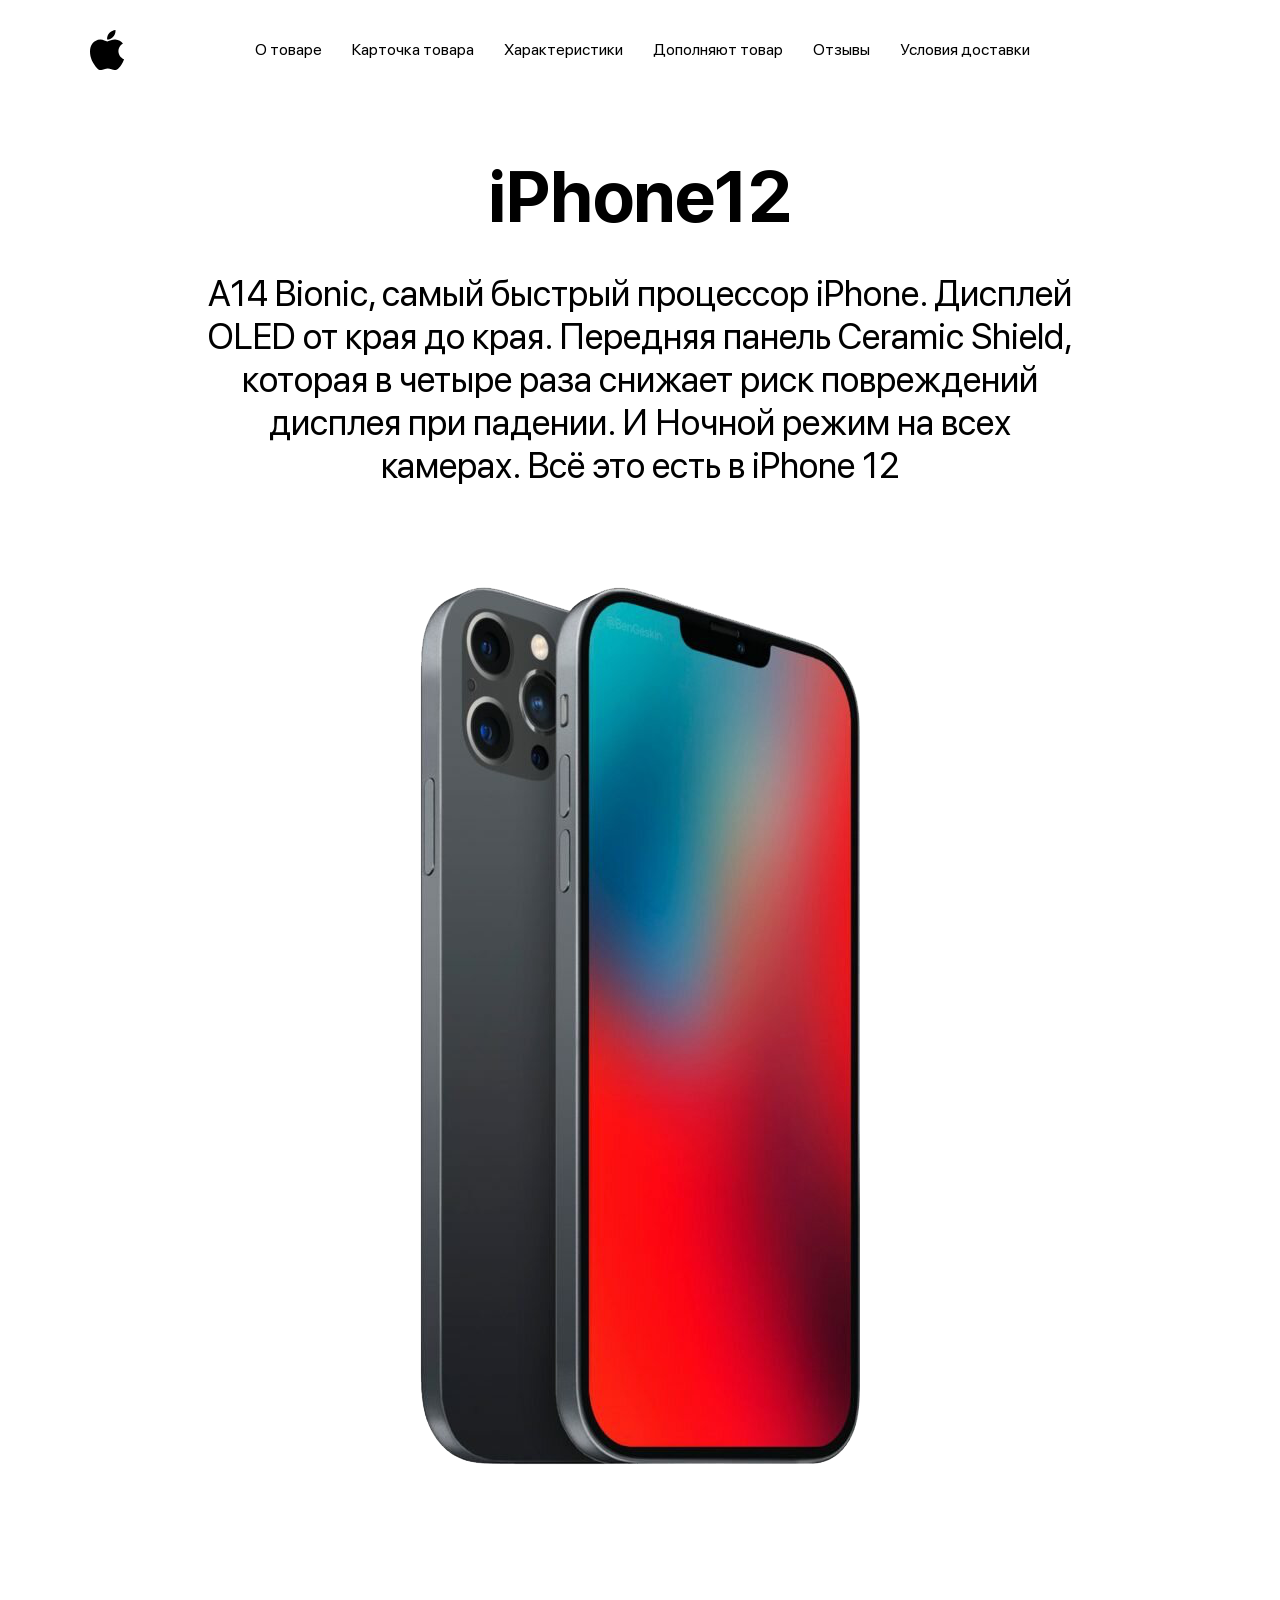
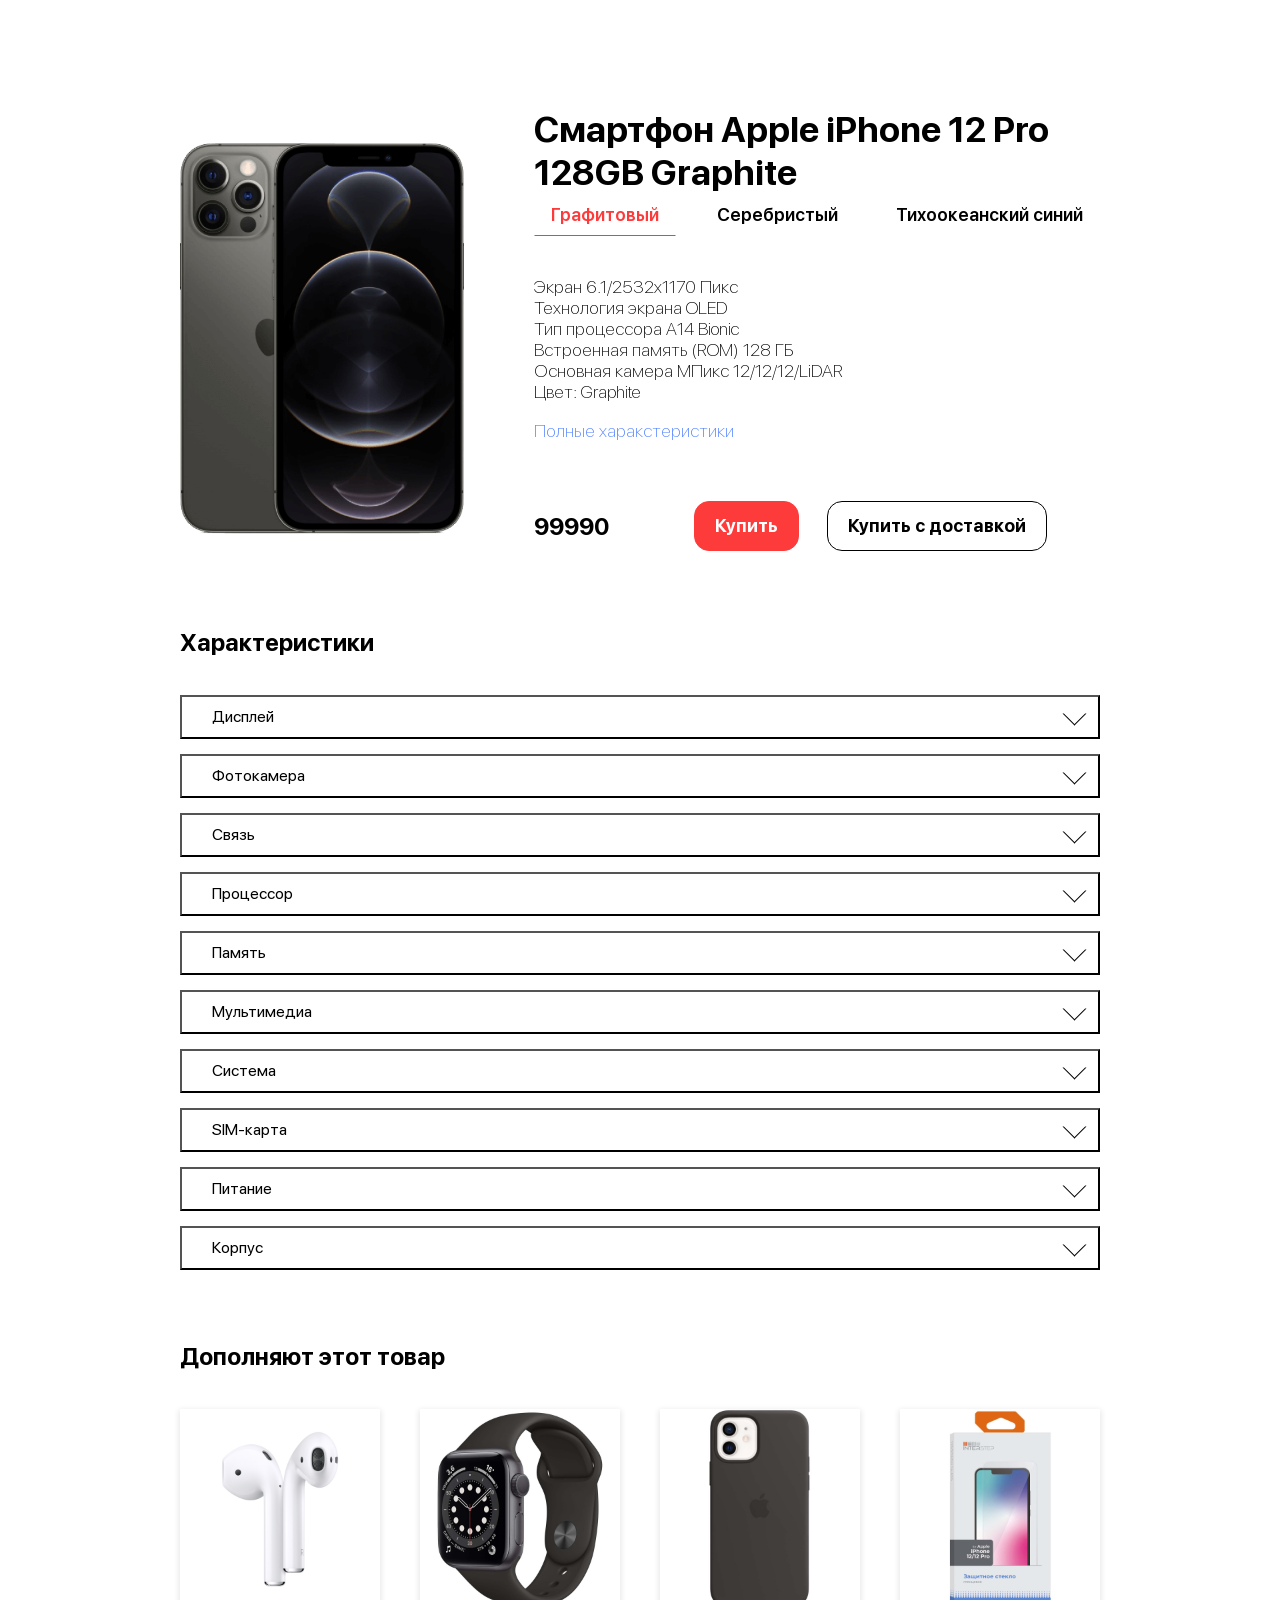
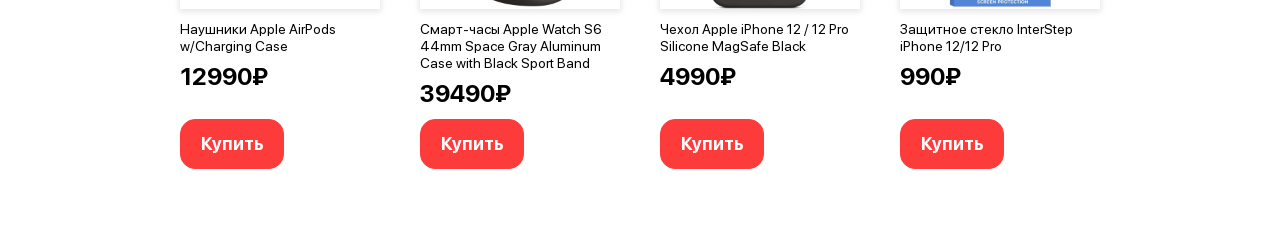
<file: index.html>
<!doctype html>
<html lang="en">
<head>
	<meta charset="UTF-8">
	<meta name="viewport" content="width=device-width, user-scalable=no, initial-scale=1.0, maximum-scale=1.0, minimum-scale=1.0">
	<meta http-equiv="X-UA-Compatible" content="ie=edge">
	<title>iPhone</title>

	<link rel="stylesheet" href="css/style.css">


</head>
<body>
	<header class="header">
		<div class="container header__wrap">
			<nav class="header__menu header-menu">
				<img class="header-menu__logo" src="img/apple_logo_black.svg" alt="">
				<ul class="header-menu__list">
					<li class="header-menu__item"><a href="#present">О товаре</a></li>
					<li class="header-menu__item"><a href="#card">Карточка товара</a></li>
					<li class="header-menu__item"><a href="#characteristics">Характеристики</a></li>
					<li class="header-menu__item"><a href="#cross-sell">Дополняют товар</a></li>
					<li class="header-menu__item"><a href="#">Отзывы</a></li>
					<li class="header-menu__item"><a href="#">Условия доставки</a></li>
				</ul>
				<div class="header-menu__burger"></div>
			</nav>
		</div>
	</header>

	<main>
		<section class="present" id="present">
			<div class="container">
				<h1 class="present__title">iPhone12</h1>
				<p class="present__description">A14 Bionic, самый быстрый процессор iPhone. Дисплей OLED от края до края. Передняя панель Ceramic Shield, которая в четыре раза снижает риск повреждений дисплея при падении. И Ночной режим на всех камерах. Всё это есть в iPhone 12</p>
				<figure class="present__img">
					<img src="img/iPhone-main.png" alt="iPhone12">
				</figure>
			</div>
		</section>
		<section class="card" id="card">
			<div class="container card__wrap">
				<figure class="card__image active">
					<img class="card__image_item" src="img/iPhone-graphite.png" alt="iPhone12">
				</figure>
				<div class="card-details">
					<h2 class="card-details__title active">Смартфон Apple iPhone 12 Pro 128GB Graphite</h2>
					
					<ul class="card-detail__buttons">
						<li class="card-details__wrap-btn">
							<button class="card-detail__change active" type="button" data-action="graph">Графитовый</button>
						</li>
						<li class="card-details__wrap-btn">
							<button class="card-detail__change" type="button" data-action="silver">Серебристый</button>
						</li>
						<li class="card-details__wrap-btn">
							<button class="card-detail__change" type="button" data-action="blue">Тихоокеанский синий</button>
						</li>
					</ul>
					<div class="card-details__description">
						<ul class="card-details__description-list description">
							<li class="card-details__description-item description__screen">Экран 6.1/2532x1170 Пикс</li>
							<li class="card-details__description-item description__tech-screen">Технология экрана OLED</li>
							<li class="card-details__description-item description__processor">Тип процессора A14 Bionic</li>
							<li class="card-details__description-item description__memory">Встроенная память (ROM) 128 ГБ</li>
							<li class="card-details__description-item description__camera">Основная камера МПикс 12/12/12/LiDAR</li>
							<li class="card-details__description-item description__color">Цвет: Graphite</li>
						</ul>
						<a class="card-details__link-characteristics" href="#characteristics">Полные харакстеристики</a>
						<div class="card-details__footer">
							<p class="card-details__price active">
								99990
							</p>
							<button class="button button_buy card-details__button_buy">Купить</button>
							<button class="button card-details__button_delivery">Купить с доставкой</button>
						</div>
					</div>
				</div>
			</div>
		</section>
		<section class="characteristics" id="characteristics">
			<div class="container">
				<h2 class="characteristics__main-title main-title">Характеристики</h2>
				<ul class="characteristics__list">
					<li class="characteristics__item">
						<button class="characteristics__title" type="button">Дисплей</button>
						<div class="characteristics__description">
							<ul class="characteristics__list-description">
								<li class="characteristics__item-description">
									<p>Тип дисплея</p>
									<p>Super Retina XDR (OLED)</p>
								</li>
								<li class="characteristics__item-description">
									<p>Диагональ (дюйм)</p>
									<p>6.1</p>
								</li>
								<li class="characteristics__item-description">
									<p>Разрешение (пикс)</p>
									<p>2532x1170</p>
								</li>
								<li class="characteristics__item-description">
									<p>Плотность пикселей (PPI)</p>
									<p>460</p>
								</li>
								<li class="characteristics__item-description">
									<p>Количество цветов дисплея</p>
									<p>16 млн.</p>
								</li>
								<li class="characteristics__item-description">
									<p>Сенсорный дисплей </p>
									<p>да</p>
								</li>
								<li class="characteristics__item-description">
									<p>Тип сенсорного дисплея</p>
									<p>емкостный</p>
								</li>
								<li class="characteristics__item-description">
									<p>Поддержка Multitouch</p>
									<p>да</p>
								</li>
								<li class="characteristics__item-description">
									<p>Защита экрана</p>
									<p>Ceramic Shield</p>
								</li>
								<li class="characteristics__item-description">
									<p>Особенности дисплея</p>
									<p>дисплей с расширенным цветовым охватом (P3), дисплей True Tone</p>
								</li>
								<li class="characteristics__item-description">
									<p>Олеофобное покрытие</p>
									<p>да</p>
								</li>
							</ul>
						</div>
					</li>
					<li class="characteristics__item">
						<button class="characteristics__title" type="button">Фотокамера</button>
						<div class="characteristics__description">
							<ul class="characteristics__list-description">
								<li class="characteristics__item-description">
									<p>Фотокамера (Мп)</p>
									<p>12 + 12 + 12 + сканер LiDAR</p>
								</li>
								<li class="characteristics__item-description">
									<p>Оптический зум</p>
									<p>x4</p>
								</li>
								<li class="characteristics__item-description">
									<p>Стабилизация изображения</p>
									<p>оптическая</p>
								</li>
								<li class="characteristics__item-description">
									<p>Автофокус</p>
									<p>гибридный</p>
								</li>
								<li class="characteristics__item-description">
									<p>Вспышка</p>
									<p>True Tone</p>
								</li>
								<li class="characteristics__item-description">
									<p>Видеозапись</p>
									<p>да</p>
								</li>
								<li class="characteristics__item-description">
									<p>Разрешение видеосъемки (пикс)</p>
									<p>3840 x 2160</p>
								</li>
								<li class="characteristics__item-description">
									<p>Частота кадров видеосъемки</p>
									<p>60</p>
								</li>
								<li class="characteristics__item-description">
									<p>Стабилизация видео</p>
									<p>Да</p>
								</li>
								<li class="characteristics__item-description">
									<p>Фронтальная камера (Мп)</p>
									<p>12</p>
								</li>
							</ul>
						</div>
					</li>
					<li class="characteristics__item">
						<button class="characteristics__title" type="button">Связь</button>
						<div class="characteristics__description">
							<ul class="characteristics__list-description">
								<li class="characteristics__item-description">
									<p>Диапазоны GSM</p>
									<p>850, 900, 1800, 1900</p>
								</li>
								<li class="characteristics__item-description">
									<p>Диапазоны UMTS</p>
									<p>850, 1700, 1900, 2100, 900</p>
								</li>
								<li class="characteristics__item-description">
									<p>Интернет</p>
									<p>GPRS, EDGE, 3G, 4G, 5G</p>
								</li>
								<li class="characteristics__item-description">
									<p>Bluetooth</p>
									<p>5.0</p>
								</li>
								<li class="characteristics__item-description">
									<p>Wi-Fi (802.11)</p>
									<p>b, g, n, ac, 2.4 ГГц, 5 ГГц</p>
								</li>
								<li class="characteristics__item-description">
									<p>NFC</p>
									<p>да</p>
								</li>
								<li class="characteristics__item-description">
									<p>Разъем для синхронизации</p>
									<p>Apple Lightning</p>
								</li>
								<li class="characteristics__item-description">
									<p>Apple Pay</p>
									<p>да</p>
								</li>
							</ul>
						</div>
					</li>
					<li class="characteristics__item">
						<button class="characteristics__title" type="button">Процессор</button>
						<div class="characteristics__description">
							<ul class="characteristics__list-description">
								<li class="characteristics__item-description">
									<p>Процессор</p>
									<p>Apple A14 Bionic</p>
								</li>
								<li class="characteristics__item-description">
									<p>64-битная архитектура</p>
									<p>да</p>
								</li>
							</ul>
						</div>
					</li>
					<li class="characteristics__item">
						<button class="characteristics__title" type="button">Память</button>
						<div class="characteristics__description">
							<ul class="characteristics__list-description">
								<li class="characteristics__item-description">
									<p>Встроенная память (Гб)</p>
									<p>128</p>
								</li>
								<li class="characteristics__item-description">
									<p>Поддержка карт памяти</p>
									<p>нет</p>
								</li>
							</ul>
						</div>
					</li>
					<li class="characteristics__item">
						<button class="characteristics__title" type="button">Мультимедиа</button>
						<div class="characteristics__description">
							<ul class="characteristics__list-description">
								<li class="characteristics__item-description">
									<p>Аудиоплеер</p>
									<p>да</p>
								</li>
								<li class="characteristics__item-description">
									<p>Видеоплеер</p>
									<p>да</p>
								</li>
								<li class="characteristics__item-description">
									<p>Аудиоразъем</p>
									<p>Apple Lightning</p>
								</li>
								<li class="characteristics__item-description">
									<p>Стереодинамики</p>
									<p>Да</p>
								</li>
							</ul>
						</div>
					</li>
					<li class="characteristics__item">
						<button class="characteristics__title" type="button">Система</button>
						<div class="characteristics__description">
							<ul class="characteristics__list-description">
								<li class="characteristics__item-description">
									<p>Операционная система</p>
									<p>iOS 14</p>
								</li>
								<li class="characteristics__item-description">
									<p>Навигация</p>
									<p>GPS, ГЛОНАСС, A-GPS, GALILEO, функция точного определения местоположения iBeacon, QZSS</p>
								</li>
							</ul>
						</div>
					</li>
					<li class="characteristics__item">
						<button class="characteristics__title" type="button">SIM-карта</button>
						<div class="characteristics__description">
							<ul class="characteristics__list-description">
								<li class="characteristics__item-description">
									<p>SIM-карта</p>
									<p>nano-SIM</p>
								</li>
								<li class="characteristics__item-description">
									<p>Кол-во SIM-карт</p>
									<p>1</p>
								</li>
							</ul>
						</div>
					</li>
					<li class="characteristics__item">
						<button class="characteristics__title" type="button">Питание</button>
						<div class="characteristics__description">
							<ul class="characteristics__list-description">
								<li class="characteristics__item-description">
									<p>Тип аккумулятора</p>
									<p>Литий-ионный, несъемный</p>
								</li>
								<li class="characteristics__item-description">
									<p>Разъем для зарядки</p>
									<p>Проприетарный Apple Lightning</p>
								</li>
								<li class="characteristics__item-description">
									<p>Беспроводная зарядка</p>
									<p>Да</p>
								</li>
								<li class="characteristics__item-description">
									<p>Поддержка технологии быстрой зарядки</p>
									<p>да</p>
								</li>
								<li class="characteristics__item-description">
									<p>Воспроизведение музыки (ч)</p>
									<p>65</p>
								</li>
								<li class="characteristics__item-description">
									<p>Воспроизведение видео (ч)</p>
									<p>17</p>
								</li>
							</ul>
						</div>
					</li>
					<li class="characteristics__item">
						<button class="characteristics__title" type="button">Корпус</button>
						<div class="characteristics__description">
							<ul class="characteristics__list-description">
								<li class="characteristics__item-description">
									<p>Тип корпуса</p>
									<p>классический</p>
								</li>
								<li class="characteristics__item-description">
									<p>Высота (мм)</p>
									<p>146.7</p>
								</li>
								<li class="characteristics__item-description">
									<p>Ширина (мм)</p>
									<p>71.5</p>
								</li>
								<li class="characteristics__item-description">
									<p>Толщина (мм)</p>
									<p>7.4</p>
								</li>
								<li class="characteristics__item-description">
									<p>Вес (г)</p>
									<p>187</p>
								</li>
								<li class="characteristics__item-description">
									<p>Материал корпуса</p>
									<p>нерж. сталь, стекло</p>
								</li>
								<li class="characteristics__item-description">
									<p>Защита от влаги и пыли</p>
									<p>Да</p>
								</li>
								<li class="characteristics__item-description">
									<p>Стандарт защиты</p>
									<p>IP68</p>
								</li>
							</ul>
						</div>
					</li>
				</ul>
			</div>
		</section>
		<section class="cross-sell" id="cross-sell">
			<div class="container">
				<h2 class="cross-sell__main-title main-title">Дополняют этот товар</h2>
				<ul class="cross-sell__list">
					<li>
						<article class="cross-sell__item">
							<img class="cross-sell__image" src="cross-sell-dbase/img/50126638b.jpg" alt="">
							<h3 class="cross-sell__title">Наушники Apple AirPods w/Charging Case</h3>
							<p class="cross-sell__price">12990₽</p>
							<div class="button button_buy cross-sell__button">Купить</div>
						</article>
					</li>
					<li>
						<article class="cross-sell__item">
							<img class="cross-sell__image" src="cross-sell-dbase/img/30052979b.jpg" alt="">
							<h3 class="cross-sell__title">Смарт-часы Apple Watch S6 44mm Space Gray Aluminum Case with Black Sport Band</h3>
							<p class="cross-sell__price">39490₽</p>
							<div class="button button_buy cross-sell__button">Купить</div>
						</article>
					</li>
					<li>
						<article class="cross-sell__item">
							<img class="cross-sell__image" src="cross-sell-dbase/img/50144562b.jpg" alt="">
							<h3 class="cross-sell__title">Чехол Apple iPhone 12 / 12 Pro Silicone MagSafe Black</h3>
							<p class="cross-sell__price">4990₽</p>
							<div class="button button_buy cross-sell__button">Купить</div>
						</article>
					</li>
					<li>
						<article class="cross-sell__item">
							<img class="cross-sell__image" src="cross-sell-dbase/img/50143532b.jpg" alt="">
							<h3 class="cross-sell__title">Защитное стекло InterStep iPhone 12/12 Pro</h3>
							<p class="cross-sell__price">990₽</p>
							<div class="button button_buy cross-sell__button">Купить</div>
						</article>
					</li>

				</ul>
			</div>
		</section>
	</main>

	<div class="modal">
		<div class="modal__block">
			<button class="modal__close">✘</button>
			<h2 class="modal__subtitle">Доставка и оплата</h2>
			<form action="">
				<h3 class="modal__title">Смартфон Apple iPhone 12 Pro 128GB Graphite</h3>
				<label class="modal__label">
					<span class="modal__label-text">Куда доставить</span>
					<input class="modal__input" type="text">
				</label>
				<label class="modal__label">
					<span class="modal__label-text">Кому</span>
					<input class="modal__input" type="text">
				</label>
				<label class="modal__label">
					<span class="modal__label-text">Телефон</span>
					<input class="modal__input" type="text">
				</label>
				<button type="submit" class="button button_buy modal__submit">Заказать доставку</button>
			</form>
		</div>
	</div>

	<script src="js/app.js"></script>
</body>
</html>
</file>
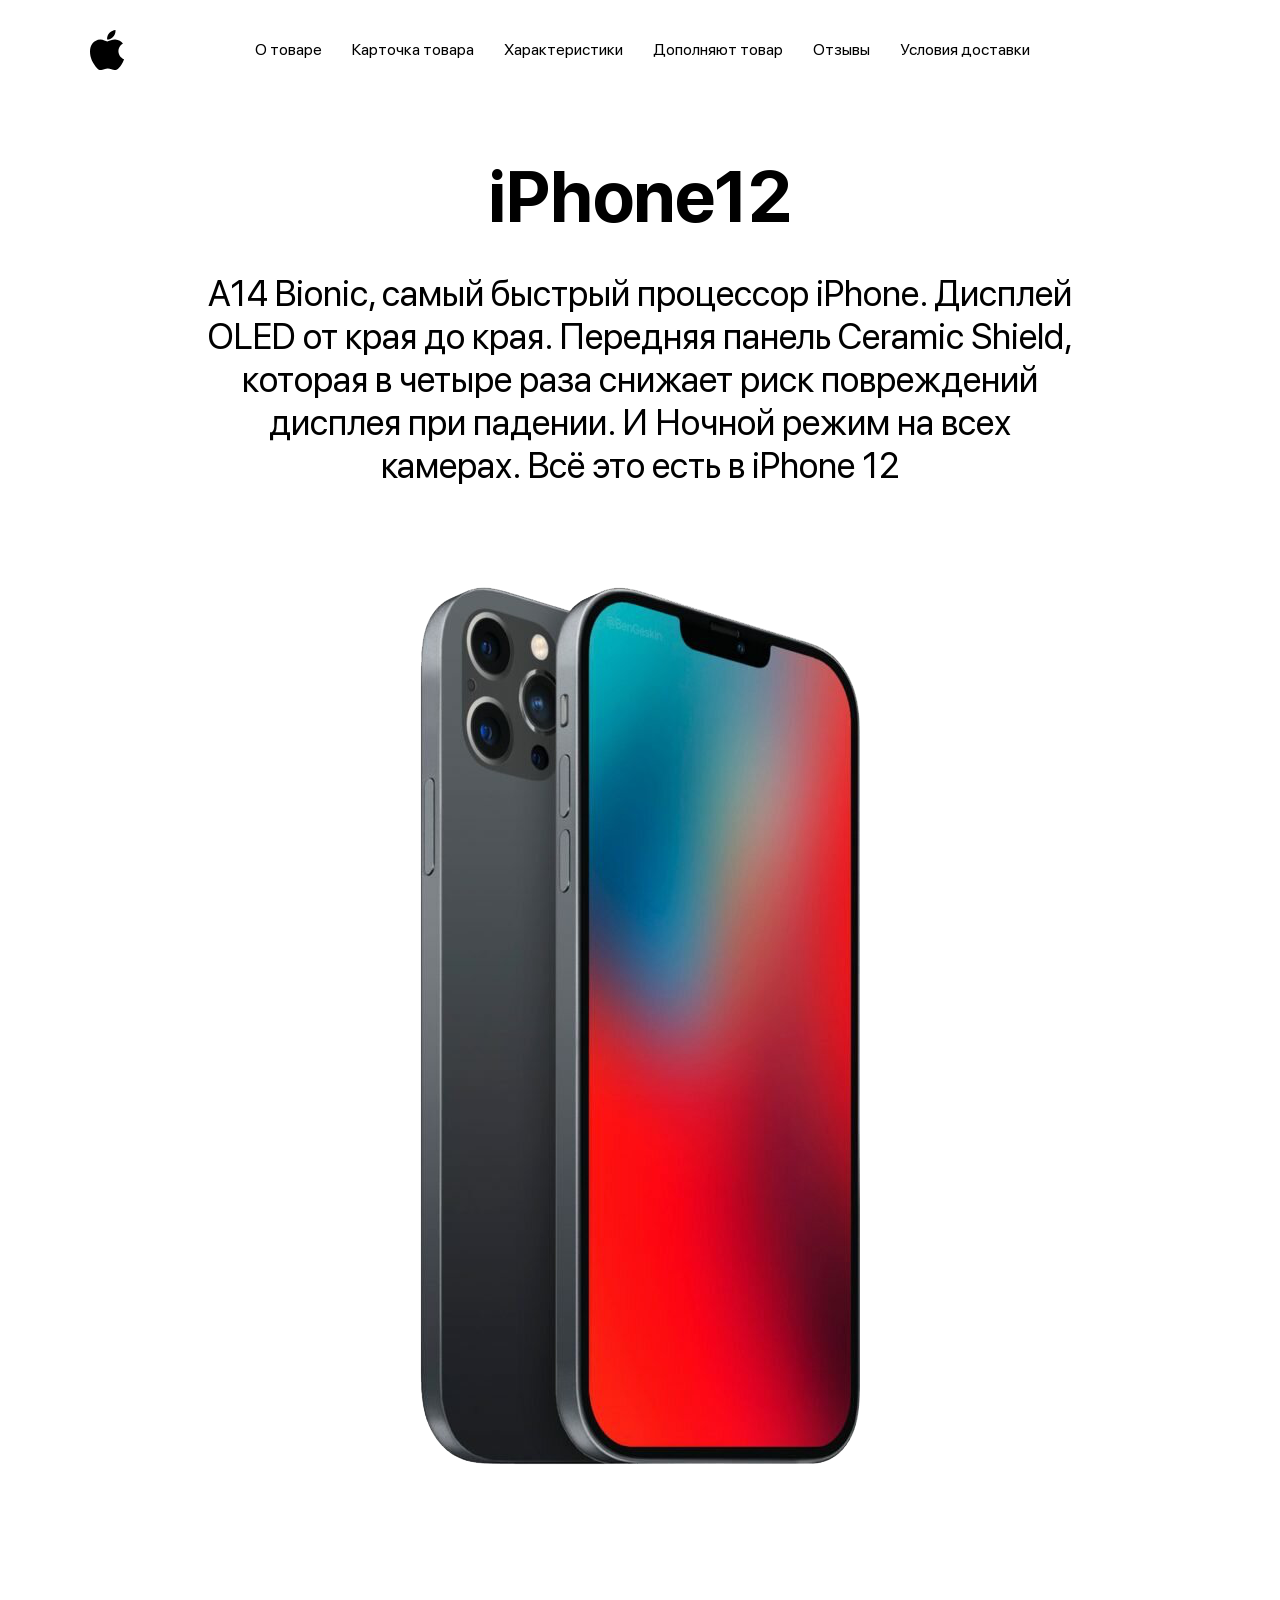
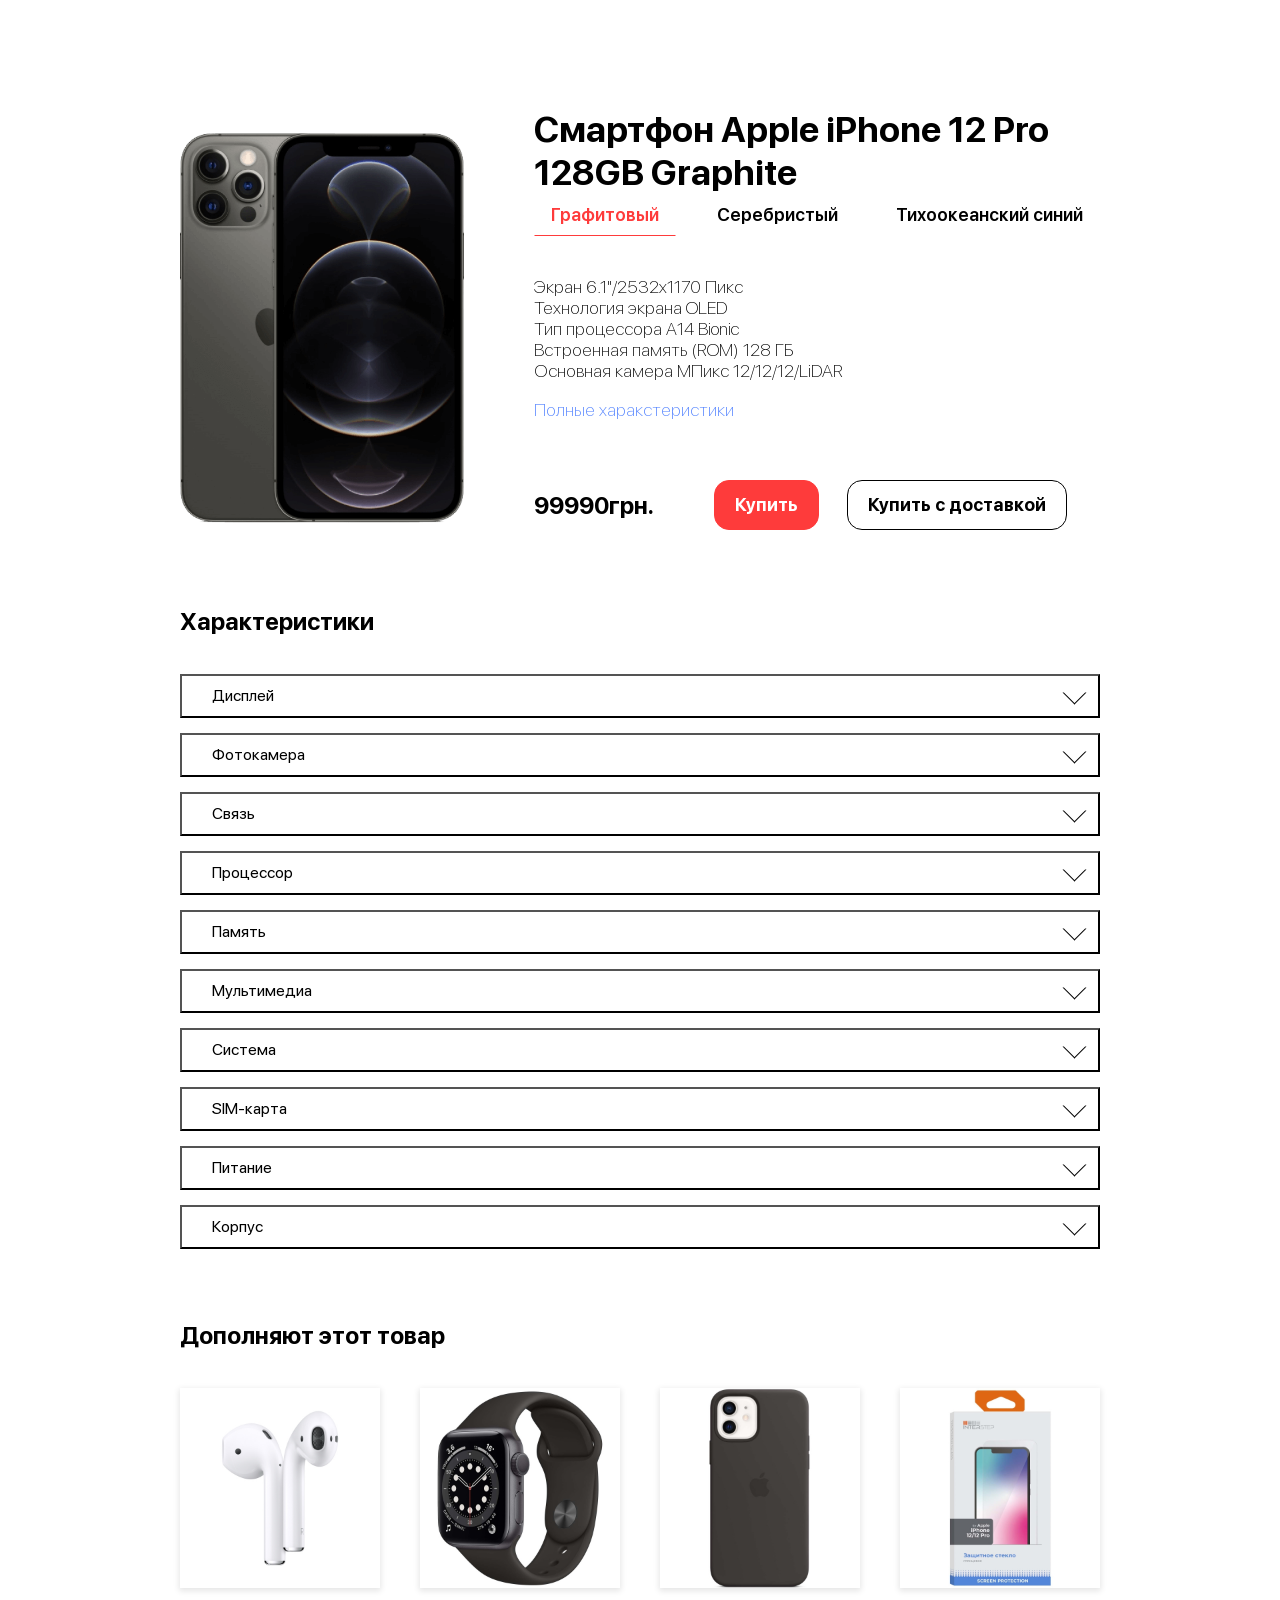
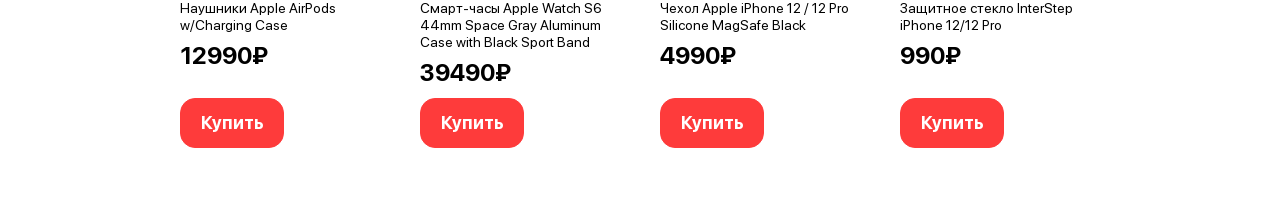
<file: iphone-layout/index.html>
<!doctype html>
<html lang="en">
<head>
	<meta charset="UTF-8">
	<meta name="viewport" content="width=device-width, user-scalable=no, initial-scale=1.0, maximum-scale=1.0, minimum-scale=1.0">
	<meta http-equiv="X-UA-Compatible" content="ie=edge">
	<title>iPhone</title>

	<link rel="stylesheet" href="css/style.css">

<script src="scripts/script.js" defer></script>
</head>
<body>
	<header class="header">
		<div class="container header__wrap">
			<nav class="header__menu header-menu">
				<img class="header-menu__logo" src="img/apple_logo_black.svg" alt="">
				<ul class="header-menu__list">
					<li class="header-menu__item"><a href="#present">О товаре</a></li>
					<li class="header-menu__item"><a href="#card">Карточка товара</a></li>
					<li class="header-menu__item"><a href="#characteristics">Характеристики</a></li>
					<li class="header-menu__item"><a href="#cross-sell">Дополняют товар</a></li>
					<li class="header-menu__item"><a href="#">Отзывы</a></li>
					<li class="header-menu__item"><a href="#">Условия доставки</a></li>
				</ul>
				<div class="header-menu__burger"></div>
			</nav>
		</div>
	</header>

	<main>
		<section class="present" id="present">
			<div class="container">
				<h1 class="present__title">iPhone12</h1>
				<p class="present__description">A14 Bionic, самый быстрый процессор iPhone. Дисплей OLED от края до края. Передняя панель Ceramic Shield, которая в четыре раза снижает риск повреждений дисплея при падении. И Ночной режим на всех камерах. Всё это есть в iPhone 12</p>
				<figure class="present__img">
					<img src="img/iPhone-main.png" alt="iPhone12">
				</figure>
			</div>
		</section>
		<section class="card" id="card">
			<div class="container card__wrap">
				<figure class="card__image active">
					<img class="card__image_item" src="img/iPhone-graphite.png" alt="iPhone12">
				</figure>
				<figure class="card__image">
					<img class="card__image_item" src="img/iPhone-silver.png" alt="iPhone12">
				</figure>
				<figure class="card__image">
					<img class="card__image_item" src="img/iPhone-blue.png" alt="iPhone12">
				</figure>
				<div class="card-details">
					<h2 class="card-details__title active">Смартфон Apple iPhone 12 Pro 128GB Graphite</h2>
					<h2 class="card-details__title">Смартфон Apple iPhone 12 Pro 128GB Silver</h2>
					<h2 class="card-details__title">Смартфон Apple iPhone 12 Pro 128GB Pacific Blue</h2>
					<ul class="card-detail__buttons">
						<li class="card-details__wrap-btn">
							<button class="card-detail__change active" type="button">Графитовый</button>
						</li>
						<li class="card-details__wrap-btn">
							<button class="card-detail__change" type="button">Серебристый</button>
						</li>
						<li class="card-details__wrap-btn">
							<button class="card-detail__change" type="button">Тихоокеанский синий</button>
						</li>
					</ul>
					<div class="card-details__description">
						<ul class="card-details__description-list description">
							<li class="card-details__description-item description__screen">Экран 6.1"/2532x1170 Пикс</li>
							<li class="card-details__description-item description__tech-screen">Технология экрана OLED</li>
							<li class="card-details__description-item description__processor">Тип процессора A14 Bionic</li>
							<li class="card-details__description-item description__memory">Встроенная память (ROM) 128 ГБ</li>
							<li class="card-details__description-item description__camera">Основная камера МПикс 12/12/12/LiDAR</li>
						</ul>
						<a class="card-details__link-characteristics" href="#characteristics">Полные харакстеристики</a>
						<div class="card-details__footer">
							<p class="card-details__price">
								99990грн.
							</p>
							<button class="button button_buy card-details__button_buy">Купить</button>
							<button class="button card-details__button_delivery">Купить с доставкой</button>
						</div>
					</div>
				</div>
			</div>
		</section>
		<section class="characteristics" id="characteristics">
			<div class="container">
				<h2 class="characteristics__main-title main-title">Характеристики</h2>
				<ul class="characteristics__list">
					<li class="characteristics__item">
						<button class="characteristics__title" type="button">Дисплей</button>
						<div class="characteristics__description">
							<ul class="characteristics__list-description">
								<li class="characteristics__item-description">
									<p>Тип дисплея</p>
									<p>Super Retina XDR (OLED)</p>
								</li>
								<li class="characteristics__item-description">
									<p>Диагональ (дюйм)</p>
									<p>6.1</p>
								</li>
								<li class="characteristics__item-description">
									<p>Разрешение (пикс)</p>
									<p>2532x1170</p>
								</li>
								<li class="characteristics__item-description">
									<p>Плотность пикселей (PPI)</p>
									<p>460</p>
								</li>
								<li class="characteristics__item-description">
									<p>Количество цветов дисплея</p>
									<p>16 млн.</p>
								</li>
								<li class="characteristics__item-description">
									<p>Сенсорный дисплей </p>
									<p>да</p>
								</li>
								<li class="characteristics__item-description">
									<p>Тип сенсорного дисплея</p>
									<p>емкостный</p>
								</li>
								<li class="characteristics__item-description">
									<p>Поддержка Multitouch</p>
									<p>да</p>
								</li>
								<li class="characteristics__item-description">
									<p>Защита экрана</p>
									<p>Ceramic Shield</p>
								</li>
								<li class="characteristics__item-description">
									<p>Особенности дисплея</p>
									<p>дисплей с расширенным цветовым охватом (P3), дисплей True Tone</p>
								</li>
								<li class="characteristics__item-description">
									<p>Олеофобное покрытие</p>
									<p>да</p>
								</li>
							</ul>
						</div>
					</li>
					<li class="characteristics__item">
						<button class="characteristics__title" type="button">Фотокамера</button>
						<div class="characteristics__description">
							<ul class="characteristics__list-description">
								<li class="characteristics__item-description">
									<p>Фотокамера (Мп)</p>
									<p>12 + 12 + 12 + сканер LiDAR</p>
								</li>
								<li class="characteristics__item-description">
									<p>Оптический зум</p>
									<p>x4</p>
								</li>
								<li class="characteristics__item-description">
									<p>Стабилизация изображения</p>
									<p>оптическая</p>
								</li>
								<li class="characteristics__item-description">
									<p>Автофокус</p>
									<p>гибридный</p>
								</li>
								<li class="characteristics__item-description">
									<p>Вспышка</p>
									<p>True Tone</p>
								</li>
								<li class="characteristics__item-description">
									<p>Видеозапись</p>
									<p>да</p>
								</li>
								<li class="characteristics__item-description">
									<p>Разрешение видеосъемки (пикс)</p>
									<p>3840 x 2160</p>
								</li>
								<li class="characteristics__item-description">
									<p>Частота кадров видеосъемки</p>
									<p>60</p>
								</li>
								<li class="characteristics__item-description">
									<p>Стабилизация видео</p>
									<p>Да</p>
								</li>
								<li class="characteristics__item-description">
									<p>Фронтальная камера (Мп)</p>
									<p>12</p>
								</li>
							</ul>
						</div>
					</li>
					<li class="characteristics__item">
						<button class="characteristics__title" type="button">Связь</button>
						<div class="characteristics__description">
							<ul class="characteristics__list-description">
								<li class="characteristics__item-description">
									<p>Диапазоны GSM</p>
									<p>850, 900, 1800, 1900</p>
								</li>
								<li class="characteristics__item-description">
									<p>Диапазоны UMTS</p>
									<p>850, 1700, 1900, 2100, 900</p>
								</li>
								<li class="characteristics__item-description">
									<p>Интернет</p>
									<p>GPRS, EDGE, 3G, 4G, 5G</p>
								</li>
								<li class="characteristics__item-description">
									<p>Bluetooth</p>
									<p>5.0</p>
								</li>
								<li class="characteristics__item-description">
									<p>Wi-Fi (802.11)</p>
									<p>b, g, n, ac, 2.4 ГГц, 5 ГГц</p>
								</li>
								<li class="characteristics__item-description">
									<p>NFC</p>
									<p>да</p>
								</li>
								<li class="characteristics__item-description">
									<p>Разъем для синхронизации</p>
									<p>Apple Lightning</p>
								</li>
								<li class="characteristics__item-description">
									<p>Apple Pay</p>
									<p>да</p>
								</li>
							</ul>
						</div>
					</li>
					<li class="characteristics__item">
						<button class="characteristics__title" type="button">Процессор</button>
						<div class="characteristics__description">
							<ul class="characteristics__list-description">
								<li class="characteristics__item-description">
									<p>Процессор</p>
									<p>Apple A14 Bionic</p>
								</li>
								<li class="characteristics__item-description">
									<p>64-битная архитектура</p>
									<p>да</p>
								</li>
							</ul>
						</div>
					</li>
					<li class="characteristics__item">
						<button class="characteristics__title" type="button">Память</button>
						<div class="characteristics__description">
							<ul class="characteristics__list-description">
								<li class="characteristics__item-description">
									<p>Встроенная память (Гб)</p>
									<p>128</p>
								</li>
								<li class="characteristics__item-description">
									<p>Поддержка карт памяти</p>
									<p>нет</p>
								</li>
							</ul>
						</div>
					</li>
					<li class="characteristics__item">
						<button class="characteristics__title" type="button">Мультимедиа</button>
						<div class="characteristics__description">
							<ul class="characteristics__list-description">
								<li class="characteristics__item-description">
									<p>Аудиоплеер</p>
									<p>да</p>
								</li>
								<li class="characteristics__item-description">
									<p>Видеоплеер</p>
									<p>да</p>
								</li>
								<li class="characteristics__item-description">
									<p>Аудиоразъем</p>
									<p>Apple Lightning</p>
								</li>
								<li class="characteristics__item-description">
									<p>Стереодинамики</p>
									<p>Да</p>
								</li>
							</ul>
						</div>
					</li>
					<li class="characteristics__item">
						<button class="characteristics__title" type="button">Система</button>
						<div class="characteristics__description">
							<ul class="characteristics__list-description">
								<li class="characteristics__item-description">
									<p>Операционная система</p>
									<p>iOS 14</p>
								</li>
								<li class="characteristics__item-description">
									<p>Навигация</p>
									<p>GPS, ГЛОНАСС, A-GPS, GALILEO, функция точного определения местоположения iBeacon, QZSS</p>
								</li>
							</ul>
						</div>
					</li>
					<li class="characteristics__item">
						<button class="characteristics__title" type="button">SIM-карта</button>
						<div class="characteristics__description">
							<ul class="characteristics__list-description">
								<li class="characteristics__item-description">
									<p>SIM-карта</p>
									<p>nano-SIM</p>
								</li>
								<li class="characteristics__item-description">
									<p>Кол-во SIM-карт</p>
									<p>1</p>
								</li>
							</ul>
						</div>
					</li>
					<li class="characteristics__item">
						<button class="characteristics__title" type="button">Питание</button>
						<div class="characteristics__description">
							<ul class="characteristics__list-description">
								<li class="characteristics__item-description">
									<p>Тип аккумулятора</p>
									<p>Литий-ионный, несъемный</p>
								</li>
								<li class="characteristics__item-description">
									<p>Разъем для зарядки</p>
									<p>Проприетарный Apple Lightning</p>
								</li>
								<li class="characteristics__item-description">
									<p>Беспроводная зарядка</p>
									<p>Да</p>
								</li>
								<li class="characteristics__item-description">
									<p>Поддержка технологии быстрой зарядки</p>
									<p>да</p>
								</li>
								<li class="characteristics__item-description">
									<p>Воспроизведение музыки (ч)</p>
									<p>65</p>
								</li>
								<li class="characteristics__item-description">
									<p>Воспроизведение видео (ч)</p>
									<p>17</p>
								</li>
							</ul>
						</div>
					</li>
					<li class="characteristics__item">
						<button class="characteristics__title" type="button">Корпус</button>
						<div class="characteristics__description">
							<ul class="characteristics__list-description">
								<li class="characteristics__item-description">
									<p>Тип корпуса</p>
									<p>классический</p>
								</li>
								<li class="characteristics__item-description">
									<p>Высота (мм)</p>
									<p>146.7</p>
								</li>
								<li class="characteristics__item-description">
									<p>Ширина (мм)</p>
									<p>71.5</p>
								</li>
								<li class="characteristics__item-description">
									<p>Толщина (мм)</p>
									<p>7.4</p>
								</li>
								<li class="characteristics__item-description">
									<p>Вес (г)</p>
									<p>187</p>
								</li>
								<li class="characteristics__item-description">
									<p>Материал корпуса</p>
									<p>нерж. сталь, стекло</p>
								</li>
								<li class="characteristics__item-description">
									<p>Защита от влаги и пыли</p>
									<p>Да</p>
								</li>
								<li class="characteristics__item-description">
									<p>Стандарт защиты</p>
									<p>IP68</p>
								</li>
							</ul>
						</div>
					</li>
				</ul>
			</div>
		</section>
		<section class="cross-sell" id="cross-sell">
			<div class="container">
				<h2 class="cross-sell__main-title main-title">Дополняют этот товар</h2>
				<ul class="cross-sell__list">
					<li>
						<article class="cross-sell__item">
							<img class="cross-sell__image" src="cross-sell-dbase/img/50126638b.jpg" alt="">
							<h3 class="cross-sell__title">Наушники Apple AirPods w/Charging Case</h3>
							<p class="cross-sell__price">12990₽</p>
							<div class="button button_buy cross-sell__button">Купить</div>
						</article>
					</li>
					<li>
						<article class="cross-sell__item">
							<img class="cross-sell__image" src="cross-sell-dbase/img/30052979b.jpg" alt="">
							<h3 class="cross-sell__title">Смарт-часы Apple Watch S6 44mm Space Gray Aluminum Case with Black Sport Band</h3>
							<p class="cross-sell__price">39490₽</p>
							<div class="button button_buy cross-sell__button">Купить</div>
						</article>
					</li>
					<li>
						<article class="cross-sell__item">
							<img class="cross-sell__image" src="cross-sell-dbase/img/50144562b.jpg" alt="">
							<h3 class="cross-sell__title">Чехол Apple iPhone 12 / 12 Pro Silicone MagSafe Black</h3>
							<p class="cross-sell__price">4990₽</p>
							<div class="button button_buy cross-sell__button">Купить</div>
						</article>
					</li>
					<li>
						<article class="cross-sell__item">
							<img class="cross-sell__image" src="cross-sell-dbase/img/50143532b.jpg" alt="">
							<h3 class="cross-sell__title">Защитное стекло InterStep iPhone 12/12 Pro</h3>
							<p class="cross-sell__price">990₽</p>
							<div class="button button_buy cross-sell__button">Купить</div>
						</article>
					</li>

				</ul>
			</div>
		</section>
	</main>

	<div class="modal">
		<div class="modal__block">
			<button class="modal__close">✘</button>
			<h2 class="modal__subtitle">Доставка и оплата</h2>
			<form action="">
				<h3 class="modal__title">Смартфон Apple iPhone 12 Pro 128GB Graphite</h3>
				<label class="modal__label">
					<span class="modal__label-text">Куда доставить</span>
					<input class="modal__input" type="text">
				</label>
				<label class="modal__label">
					<span class="modal__label-text">Кому</span>
					<input class="modal__input" type="text">
				</label>
				<label class="modal__label">
					<span class="modal__label-text">Телефон</span>
					<input class="modal__input" type="text">
				</label>
				<button type="submit" class="button button_buy modal__submit">Заказать доставку</button>
			</form>
		</div>
	</div>

</body>
</html>
</file>
<file: css/style.css>
@font-face {
    font-family: "San Francisco";
    font-weight: 400;
    src: url("../fonts/SFProDisplay-Regular.woff2") format("woff2"),
    url("../fonts/SFProDisplay-Regular.woff") format("woff");
    font-display: swap;
}

@font-face {
    font-family: "San Francisco";
    font-weight: 300;
    src: url("../fonts/SFProDisplay-Thin.woff2") format("woff2"),
    url("../fonts/SFProDisplay-Thin.woff") format("woff");
    font-display: swap;
}

@font-face {
    font-family: "San Francisco";
    font-weight: 600;
    src: url("../fonts/SFProDisplay-Semibold.woff2") format("woff2"),
    url("../fonts/SFProDisplay-Semibold.woff") format("woff");
    font-display: swap;
}

@font-face {
    font-family: "San Francisco";
    font-weight: 700;
    src: url("../fonts/SFProDisplay-Bold.woff2") format("woff2"),
    url("../fonts/SFProDisplay-Bold.woff") format("woff");
    font-display: swap;
}


html {
    box-sizing: border-box;
}

*,
*::before,
*::after {
    box-sizing: inherit;
}

body {
    min-width: 320px;
    margin: 0;
    background-color: #fff; /* под проект */
    font-family: "San Francisco", Arial, sans-serif; /* в "" свой шрифт под проект*/

    font-size: 16px;
    font-weight: 400;
    color: black;
    line-height: 1;
}

button, input {
    font: inherit;
}

button {
    cursor: pointer;
}

img {
    max-width: 100%;
    height: auto;
}

a {
    text-decoration: none;
    color: inherit;
}

ul {
    list-style: none;
}

h1, h2, h3, p, ul {
    padding: 0;
    margin: 0;
}

.button {
    background-color: transparent;
    border: 1px solid black;
    border-radius: 15px;
    padding: 8px 20px;
    font-weight: bold;
    font-size: 18px;
    line-height: 32px;
}

.button_buy {
    background-color: #FE3B3B;
    border: 1px solid #FE3B3B;
    color: #FFFFFF;
}

.main-title {
    font-weight: 700;
    font-size: 24px;
    margin-bottom: 40px;
}


.container {
    max-width: 950px;
    margin: 0 auto;
    padding: 30px 15px;
}

.visually-hidden {
    position: absolute !important;
    clip: rect(1px 1px 1px 1px); /* IE6, IE7 */
    clip: rect(1px, 1px, 1px, 1px);
    padding: 0 !important;
    border: 0 !important;
    height: 1px !important;
    width: 1px !important;
    overflow: hidden;
}

/* при работе с float */

.clearfix::after {
    content: "";
    display: table;
    clear: both;
}


/*header*/

.header__wrap {
    max-width: 1130px;
}

.header-menu {
    display: flex;
    align-items: center;
}

.header-menu__logo {
    max-width: 34px;
    margin-right: auto;
}

.header-menu__list {
    display: flex;
    align-items: center;
}

.header-menu__item {
    margin-right: 30px;
    white-space: nowrap;
}

.header-menu__burger {
    margin-left: auto;
}

@media (max-width: 375px) {
    .logo {
        margin-right: 10px;
    }
}


/* present */

.present {
    text-align: center;
    padding-bottom: 90px;
    padding-top: 30px;
}

.present__title {
    font-size: 72px;
    margin-bottom: 40px;
}

.present__description {
    font-size: 36px;
    line-height: 43px;
    max-width: 865px;
    margin: 0 auto 100px;
}

.present__img {
    max-width: 440px;
    margin: 0 auto;
}

@media (max-width: 968px) {

    .present {
        padding-bottom: 50px;
    }
    .present__title {
        font-size: 54px;
        margin-bottom: 30px;
    }

    .present__description {
        font-size: 28px;
        line-height: 32px;
        max-width: 670px;
    }

    .present__img {
        max-width: 380px;
    }
}

@media (max-width: 698px) {
    .present__title {
        font-size: 48px;
    }

    .present__description {
        font-size: 24px;
        line-height: 28px;
        max-width: 570px;
        margin-bottom: 20px;
    }

    .present__img {
        max-width: 300px;
    }
}

@media (max-width: 520px) {
    .present__title {
        font-size: 38px;
    }

    .present__description {
        font-size: 18px;
        line-height: 24px;
        max-width: 304px;
    }

    .present__img {
        max-width: 280px;
    }
}


.card {
    padding-top: 90px;
}

.card__wrap {
    display: flex;
    align-items: center;
}

.card__image {
    display: none;
    max-width: 300px;
    margin: 0 70px 0 0;
}

.card__image.active {
    display: block;
}

.card-details__title {
    display: none;
    font-size: 36px;
    line-height: 43px;
}

.card-details__title.active {
    display: block;
}

.card-details__price {
    display: none;
}

.card-details__price.active {
    display: block;
}

.color_desc {
    display: none;
}

.color_desc.active {
    display: block;
}

.card-details__wrap-btn:not(:last-child) {
    margin-right: 24px;
}

.card-detail__buttons {
    display: flex;
    font-size: 18px;
    font-weight: 600;
    margin-bottom: 40px;
    white-space: nowrap;
}

.card-detail__change {
    border: 1px solid transparent;
    background-color: transparent;
    padding: 11px 16px;
}

.card-detail__change.active {
    color: #FE3B3B;
    border-bottom: 1px solid #FE3B3B;
}

.card-details__description {
    font-weight: 300;
    font-size: 18px;
    line-height: 21px;
    margin-bottom: 20px;
}

.card-details__description-list {
    margin-bottom: 18px;
}

.card-details__footer {
    display: flex;
    align-items: center;
}

.card-details__price {
    min-width: 100px;
    font-weight: 700;
    font-size: 24px;
    margin-right: 60px;
}

.card-details__link-characteristics {
    display: block;
    color: #4F80FF;
    font-size: 18px;
    line-height: 21px;
    margin-bottom: 60px;
}

.card-details__button_buy {
    margin-right: 28px;
}

@media (max-width: 968px) {
    .card{
        padding-top: 50px;
    }

    .card__wrap {
        flex-direction: column;
    }

    .card__image {
        order: 1;
        margin-right: 0;
    }

    .card-details {
        max-width: 600px;
        margin-bottom: 30px;
    }
}

@media (max-width: 698px) {
    .card-details {
        max-width: 400px;
        margin-bottom: 20px;

    }

    .card-details__title {
        text-align: center;
        font-size: 28px;
        margin-bottom: 30px;
    }

    .card-detail__buttons {
        flex-direction: column;
        align-items: center;
    }

    .card-details__wrap-btn:not(:last-child) {
        margin-right: 0;
        margin-bottom: 15px;
    }
    .card-details__footer {
        flex-wrap: wrap;
        align-items: start;
    }

    .card-details__price {
        width: 100%;
        margin-right: 0;
        margin-bottom: 30px;
    }

    .card-details__button_buy {
        margin-bottom: 30px;
    }


}


.characteristics__list {
    max-width: 920px;
}

.characteristics__item {
    margin-bottom: 15px;
}

.characteristics__title {
    position: relative;
    width: 100%;
    padding: 12px 30px;
    background-color: transparent;
    text-align: left;
}

.characteristics__title:after {
    content: '';
    position: absolute;
    right: 15px;
    bottom: 15px;
    width: 17px;
    height: 17px;
    border: 1px solid;
    border-color: transparent #000 #000 transparent;
    transform: rotate(45deg);
    transition: border-color 0.5s ease-in-out, bottom 0.5s ease-in-out;
}

.characteristics__title.active:after {
    border-color: #000 transparent transparent #000;
    bottom: 5px;
}

.characteristics__description {
    margin-top: -2px;
    border: 1px solid;
    border-color: transparent #000 #000 #000;
    height: 0;
    overflow: hidden;
    transition: height 0.5s ease-in-out;
}

.characteristics__title:focus {
    outline:none;
}

.characteristics__description.active {
    height: auto;
}

.characteristics__item-description {
    display: flex;
    align-items: center;
    justify-content: space-between;
}

.characteristics__item-description {
    padding: 15px 0;
}

.characteristics__item-description p {
    margin: 0 15px;
}

.characteristics__item-description p:last-child {
    text-align: right;
}

.characteristics__item-description:first-child {
    padding-top: 30px;
}

.characteristics__item-description:last-child {
    padding-bottom: 30px;
}




.cross-sell__list {
    display: flex;
    flex-wrap: wrap;

    justify-content: space-between;
}

.cross-sell__item {
    display: flex;
    flex-direction: column;
    max-width: 200px;
    min-height: 360px;
    margin-bottom: 30px;
}

.cross-sell__image {
    box-shadow: 0 2px 6px 1px rgba(0, 0, 0, 0.1);
    margin-bottom: 12px;
}

.cross-sell__title {
    font-weight: 400;
    font-size: 14px;
    line-height: 17px;
    margin-bottom: 10px;
}

.cross-sell__price {
    font-weight: 700;
    font-size: 24px;
    margin-bottom: 10px;
}

.cross-sell__button {
    margin-top: auto;
    text-align: center;
    max-width: 104px;
    font-weight: 700;
    font-size: 18px;
    line-height: 32px;

}

@media (max-width: 968px) {
    .cross-sell__list {
        max-width: 560px;
        justify-content: center;
        margin: 0 auto;
    }

    .cross-sell__item {
        margin: 0 30px 30px;
    }

}

.modal {
    display: none;
    position: fixed;
    top: 0;
    left: 0;
    bottom: 0;
    right: 0;

    justify-content: center;
    align-items: center;
    background-color: rgba(0,0,0,0.4);
}

.modal.open {
    display: flex;
}


.modal__block {
    position: relative;
    max-width: 640px;
    padding: 20px;
    background-color: #fff;
    box-shadow: 0 2px 6px 1px rgba(0, 0, 0, 0.1);
}

.modal__subtitle {
    font-size: 14px;
    margin-bottom: 14px;
}

.modal__title {
    font-size: 36px;
    line-height: 43px;
    margin-bottom: 30px;
}

.modal__close {
    position: absolute;
    right: 20px;
    top: 20px;
    background-color: transparent;
    border: none;
    font-size: 20px;
}

.modal__label {
    display: flex;
    margin-bottom: 12px;
    align-items: center;
}

.modal__label-text {
    min-width: 105px;
    font-size: 14px;
    margin-right: 20px;
}

.modal__input {
    flex-grow: 1;
    border-style: solid;
    border-width: 1px;
    border-color: transparent transparent #000 transparent ;
}

.modal__submit {
    margin-top: 20px;
}
</file>
<file: iphone-layout/css/style.css>
@font-face {
    font-family: "San Francisco";
    font-weight: 400;
    src: url("../fonts/SFProDisplay-Regular.woff2") format("woff2"),
    url("../fonts/SFProDisplay-Regular.woff") format("woff");
    font-display: swap;
}

@font-face {
    font-family: "San Francisco";
    font-weight: 300;
    src: url("../fonts/SFProDisplay-Thin.woff2") format("woff2"),
    url("../fonts/SFProDisplay-Thin.woff") format("woff");
    font-display: swap;
}

@font-face {
    font-family: "San Francisco";
    font-weight: 600;
    src: url("../fonts/SFProDisplay-Semibold.woff2") format("woff2"),
    url("../fonts/SFProDisplay-Semibold.woff") format("woff");
    font-display: swap;
}

@font-face {
    font-family: "San Francisco";
    font-weight: 700;
    src: url("../fonts/SFProDisplay-Bold.woff2") format("woff2"),
    url("../fonts/SFProDisplay-Bold.woff") format("woff");
    font-display: swap;
}


html {
    box-sizing: border-box;
}

*,
*::before,
*::after {
    box-sizing: inherit;
}

body {
    min-width: 320px;
    margin: 0;
    background-color: #fff; /* под проект */
    font-family: "San Francisco", Arial, sans-serif; /* в "" свой шрифт под проект*/

    font-size: 16px;
    font-weight: 400;
    color: black;
    line-height: 1;
}

button, input {
    font: inherit;
}

button {
    cursor: pointer;
}

img {
    max-width: 100%;
    height: auto;
}

a {
    text-decoration: none;
    color: inherit;
}

ul {
    list-style: none;
}

h1, h2, h3, p, ul {
    padding: 0;
    margin: 0;
}

.button {
    background-color: transparent;
    border: 1px solid black;
    border-radius: 15px;
    padding: 8px 20px;
    font-weight: bold;
    font-size: 18px;
    line-height: 32px;
}

.button_buy {
    background-color: #FE3B3B;
    border: 1px solid #FE3B3B;
    color: #FFFFFF;
}

.main-title {
    font-weight: 700;
    font-size: 24px;
    margin-bottom: 40px;
}


.container {
    max-width: 950px;
    margin: 0 auto;
    padding: 30px 15px;
}

.visually-hidden {
    position: absolute !important;
    clip: rect(1px 1px 1px 1px); /* IE6, IE7 */
    clip: rect(1px, 1px, 1px, 1px);
    padding: 0 !important;
    border: 0 !important;
    height: 1px !important;
    width: 1px !important;
    overflow: hidden;
}

/* при работе с float */

.clearfix::after {
    content: "";
    display: table;
    clear: both;
}


/*header*/

.header__wrap {
    max-width: 1130px;
}

.header-menu {
    display: flex;
    align-items: center;
}

.header-menu__logo {
    max-width: 34px;
    margin-right: auto;
}

.header-menu__list {
    display: flex;
    align-items: center;
}

.header-menu__item {
    margin-right: 30px;
    white-space: nowrap;
}

.header-menu__burger {
    margin-left: auto;
}

@media (max-width: 375px) {
    .logo {
        margin-right: 10px;
    }
}


/* present */

.present {
    text-align: center;
    padding-bottom: 90px;
    padding-top: 30px;
}

.present__title {
    font-size: 72px;
    margin-bottom: 40px;
}

.present__description {
    font-size: 36px;
    line-height: 43px;
    max-width: 865px;
    margin: 0 auto 100px;
}

.present__img {
    max-width: 440px;
    margin: 0 auto;
}

@media (max-width: 968px) {

    .present {
        padding-bottom: 50px;
    }
    .present__title {
        font-size: 54px;
        margin-bottom: 30px;
    }

    .present__description {
        font-size: 28px;
        line-height: 32px;
        max-width: 670px;
    }

    .present__img {
        max-width: 380px;
    }
}

@media (max-width: 698px) {
    .present__title {
        font-size: 48px;
    }

    .present__description {
        font-size: 24px;
        line-height: 28px;
        max-width: 570px;
        margin-bottom: 20px;
    }

    .present__img {
        max-width: 300px;
    }
}

@media (max-width: 520px) {
    .present__title {
        font-size: 38px;
    }

    .present__description {
        font-size: 18px;
        line-height: 24px;
        max-width: 304px;
    }

    .present__img {
        max-width: 280px;
    }
}


.card {
    padding-top: 90px;
}

.card__wrap {
    display: flex;
    align-items: center;
}

.card__image {
    display: none;
    max-width: 300px;
    margin: 0 70px 0 0;
}

.card__image.active {
    display: block;
}

.card-details__title {
    display: none;
    font-size: 36px;
    line-height: 43px;
}

.card-details__title.active {
    display: block;
}

.card-details__wrap-btn:not(:last-child) {
    margin-right: 24px;
}

.card-detail__buttons {
    display: flex;
    font-size: 18px;
    font-weight: 600;
    margin-bottom: 40px;
    white-space: nowrap;
}

.card-detail__change {
    border: 1px solid transparent;
    background-color: transparent;
    padding: 11px 16px;
}

.card-detail__change.active {
    color: #FE3B3B;
    border-bottom: 1px solid #FE3B3B;
}

.card-details__description {
    font-weight: 300;
    font-size: 18px;
    line-height: 21px;
    margin-bottom: 20px;
}

.card-details__description-list {
    margin-bottom: 18px;
}

.card-details__footer {
    display: flex;
    align-items: center;
}

.card-details__price {
    min-width: 100px;
    font-weight: 700;
    font-size: 24px;
    margin-right: 60px;
}

.card-details__link-characteristics {
    display: block;
    color: #4F80FF;
    font-size: 18px;
    line-height: 21px;
    margin-bottom: 60px;
}

.card-details__button_buy {
    margin-right: 28px;
}

@media (max-width: 968px) {
    .card{
        padding-top: 50px;
    }

    .card__wrap {
        flex-direction: column;
    }

    .card__image {
        order: 1;
        margin-right: 0;
    }

    .card-details {
        max-width: 600px;
        margin-bottom: 30px;
    }
}

@media (max-width: 698px) {
    .card-details {
        max-width: 400px;
        margin-bottom: 20px;

    }

    .card-details__title {
        text-align: center;
        font-size: 28px;
        margin-bottom: 30px;
    }

    .card-detail__buttons {
        flex-direction: column;
        align-items: center;
    }

    .card-details__wrap-btn:not(:last-child) {
        margin-right: 0;
        margin-bottom: 15px;
    }
    .card-details__footer {
        flex-wrap: wrap;
        align-items: start;
    }

    .card-details__price {
        width: 100%;
        margin-right: 0;
        margin-bottom: 30px;
    }

    .card-details__button_buy {
        margin-bottom: 30px;
    }


}


.characteristics__list {
    max-width: 920px;
}

.characteristics__item {
    margin-bottom: 15px;
}

.characteristics__title {
    position: relative;
    width: 100%;
    padding: 12px 30px;
    background-color: transparent;
    text-align: left;
}

.characteristics__title:after {
    content: '';
    position: absolute;
    right: 15px;
    bottom: 15px;
    width: 17px;
    height: 17px;
    border: 1px solid;
    border-color: transparent #000 #000 transparent;
    transform: rotate(45deg);
    transition: border-color 0.5s ease-in-out, bottom 0.5s ease-in-out;
}

.characteristics__title.active:after {
    border-color: #000 transparent transparent #000;
    bottom: 5px;
}

.characteristics__description {
    margin-top: -2px;
    border: 1px solid;
    border-color: transparent #000 #000 #000;
    height: 0;
    overflow: hidden;
    transition: height 0.5s ease-in-out;
}

.characteristics__title:focus {
    outline:none;
}

.characteristics__description.active {
    height: auto;
}

.characteristics__item-description {
    display: flex;
    align-items: center;
    justify-content: space-between;
}

.characteristics__item-description {
    padding: 15px 0;
}

.characteristics__item-description p {
    margin: 0 15px;
}

.characteristics__item-description p:last-child {
    text-align: right;
}

.characteristics__item-description:first-child {
    padding-top: 30px;
}

.characteristics__item-description:last-child {
    padding-bottom: 30px;
}




.cross-sell__list {
    display: flex;
    flex-wrap: wrap;

    justify-content: space-between;
}

.cross-sell__item {
    display: flex;
    flex-direction: column;
    max-width: 200px;
    min-height: 360px;
    margin-bottom: 30px;
}

.cross-sell__image {
    box-shadow: 0 2px 6px 1px rgba(0, 0, 0, 0.1);
    margin-bottom: 12px;
}

.cross-sell__title {
    font-weight: 400;
    font-size: 14px;
    line-height: 17px;
    margin-bottom: 10px;
}

.cross-sell__price {
    font-weight: 700;
    font-size: 24px;
    margin-bottom: 10px;
}

.cross-sell__button {
    margin-top: auto;
    text-align: center;
    max-width: 104px;
    font-weight: 700;
    font-size: 18px;
    line-height: 32px;

}

@media (max-width: 968px) {
    .cross-sell__list {
        max-width: 560px;
        justify-content: center;
        margin: 0 auto;
    }

    .cross-sell__item {
        margin: 0 30px 30px;
    }

}

.modal {
    display: none;
    position: fixed;
    top: 0;
    left: 0;
    bottom: 0;
    right: 0;

    justify-content: center;
    align-items: center;
    background-color: rgba(0,0,0,0.4);
}

.modal.open {
    display: flex;
}


.modal__block {
    position: relative;
    max-width: 640px;
    padding: 20px;
    background-color: #fff;
    box-shadow: 0 2px 6px 1px rgba(0, 0, 0, 0.1);
}

.modal__subtitle {
    font-size: 14px;
    margin-bottom: 14px;
}

.modal__title {
    font-size: 36px;
    line-height: 43px;
    margin-bottom: 30px;
}

.modal__close {
    position: absolute;
    right: 20px;
    top: 20px;
    background-color: transparent;
    border: none;
    font-size: 20px;
}

.modal__label {
    display: flex;
    margin-bottom: 12px;
    align-items: center;
}

.modal__label-text {
    min-width: 105px;
    font-size: 14px;
    margin-right: 20px;
}

.modal__input {
    flex-grow: 1;
    border-style: solid;
    border-width: 1px;
    border-color: transparent transparent #000 transparent ;
}

.modal__submit {
    margin-top: 20px;
}
</file>
